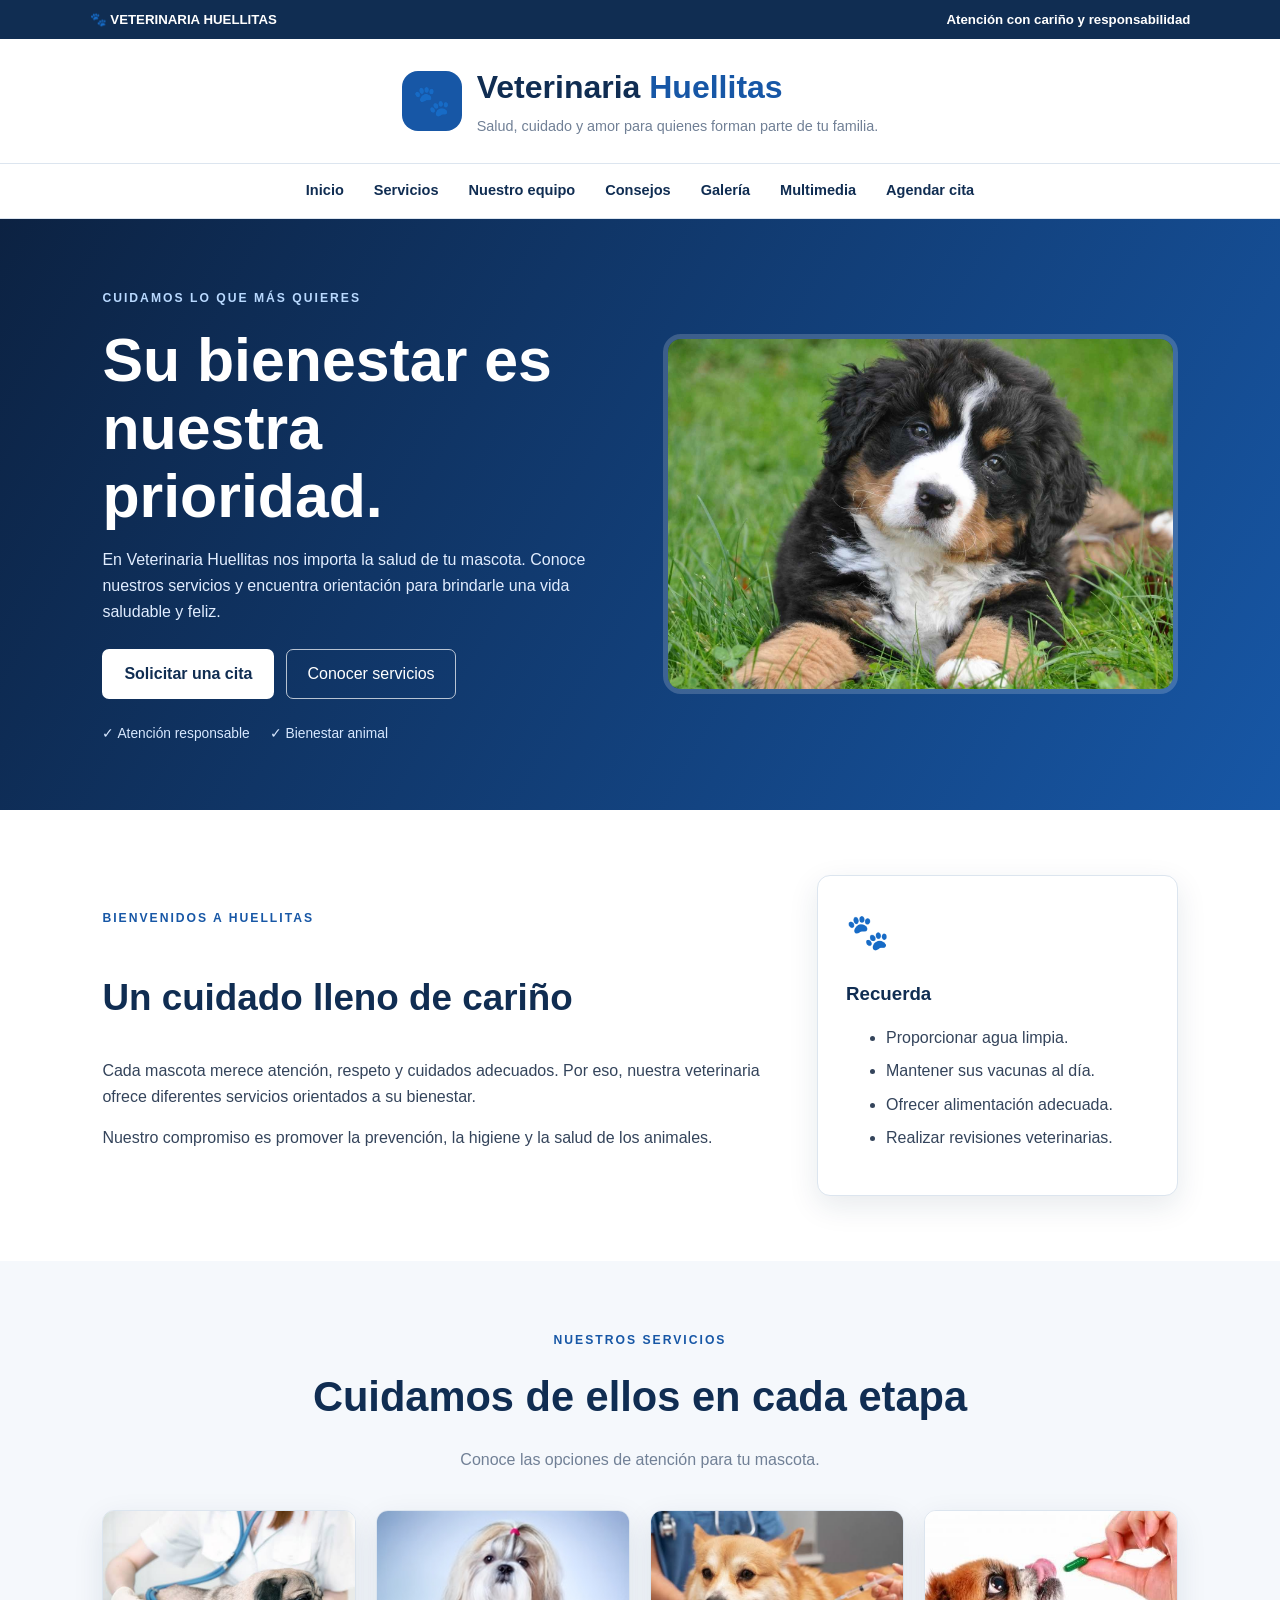
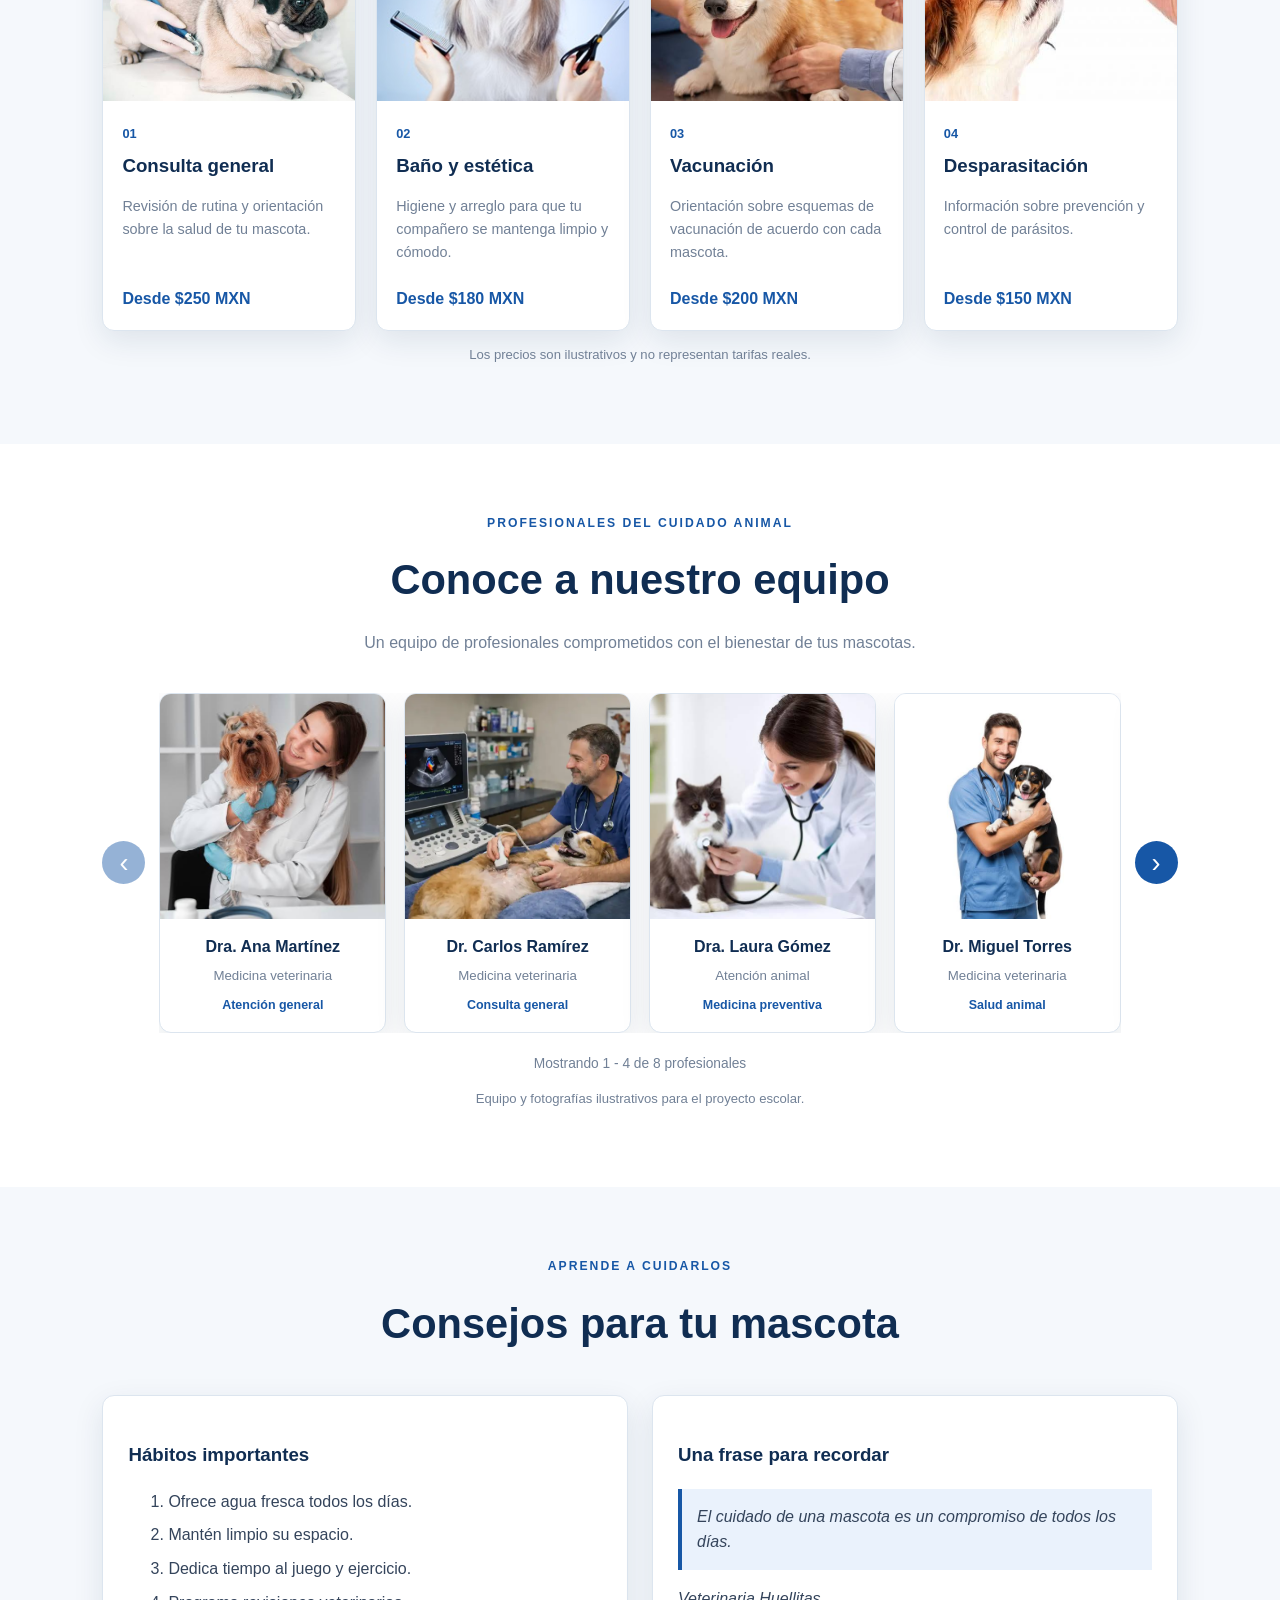
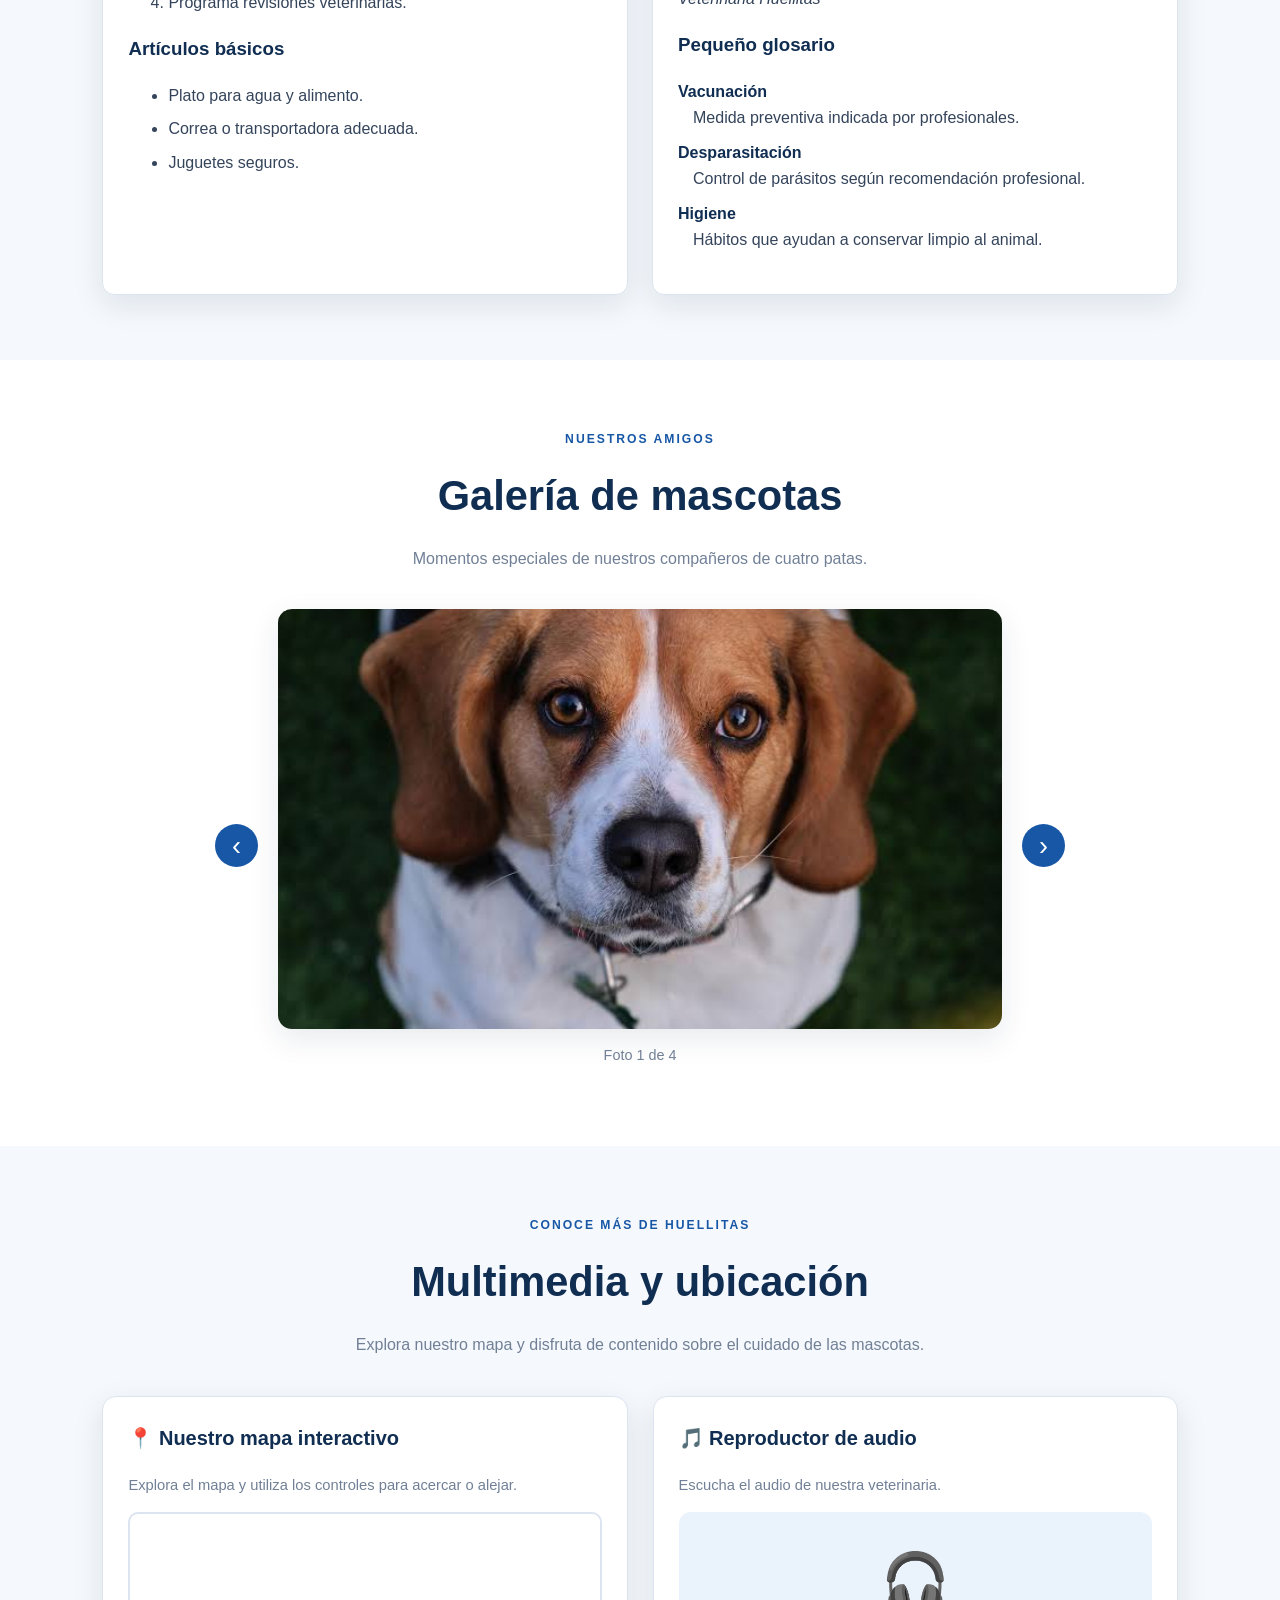
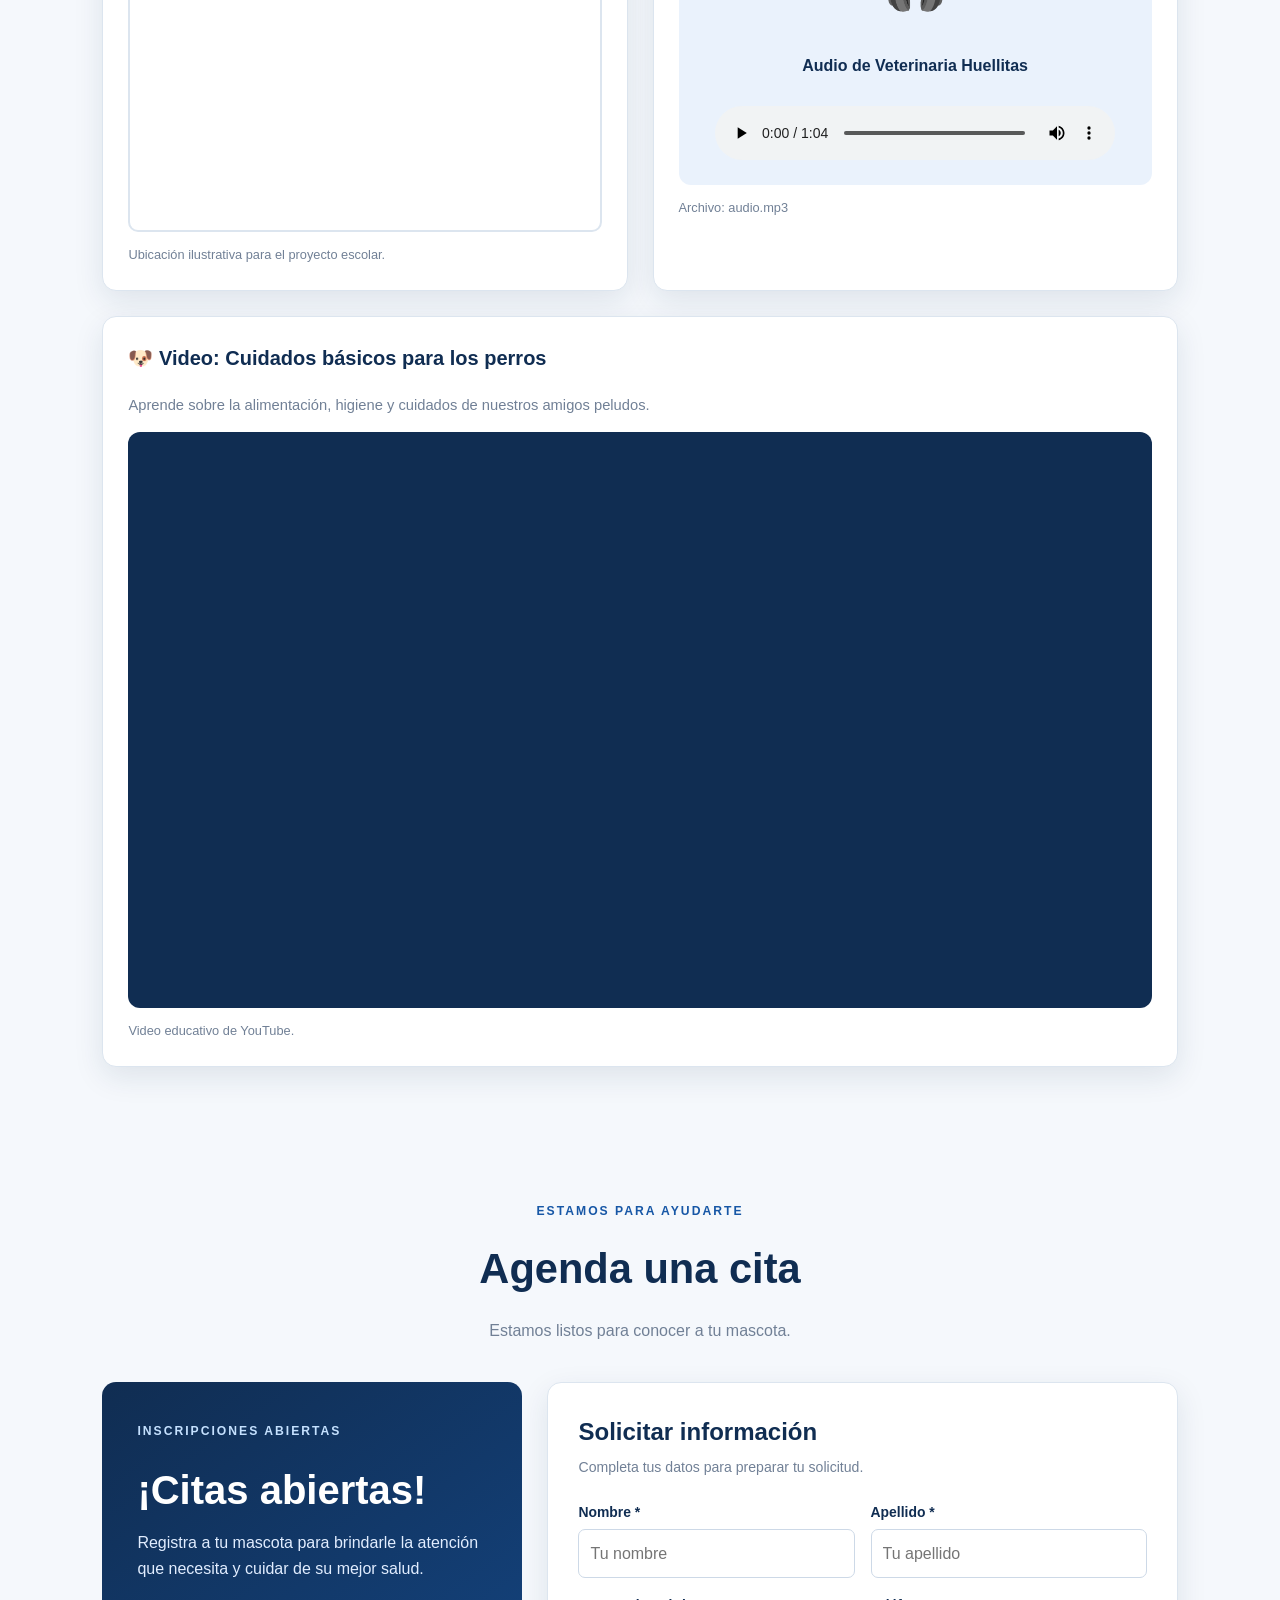
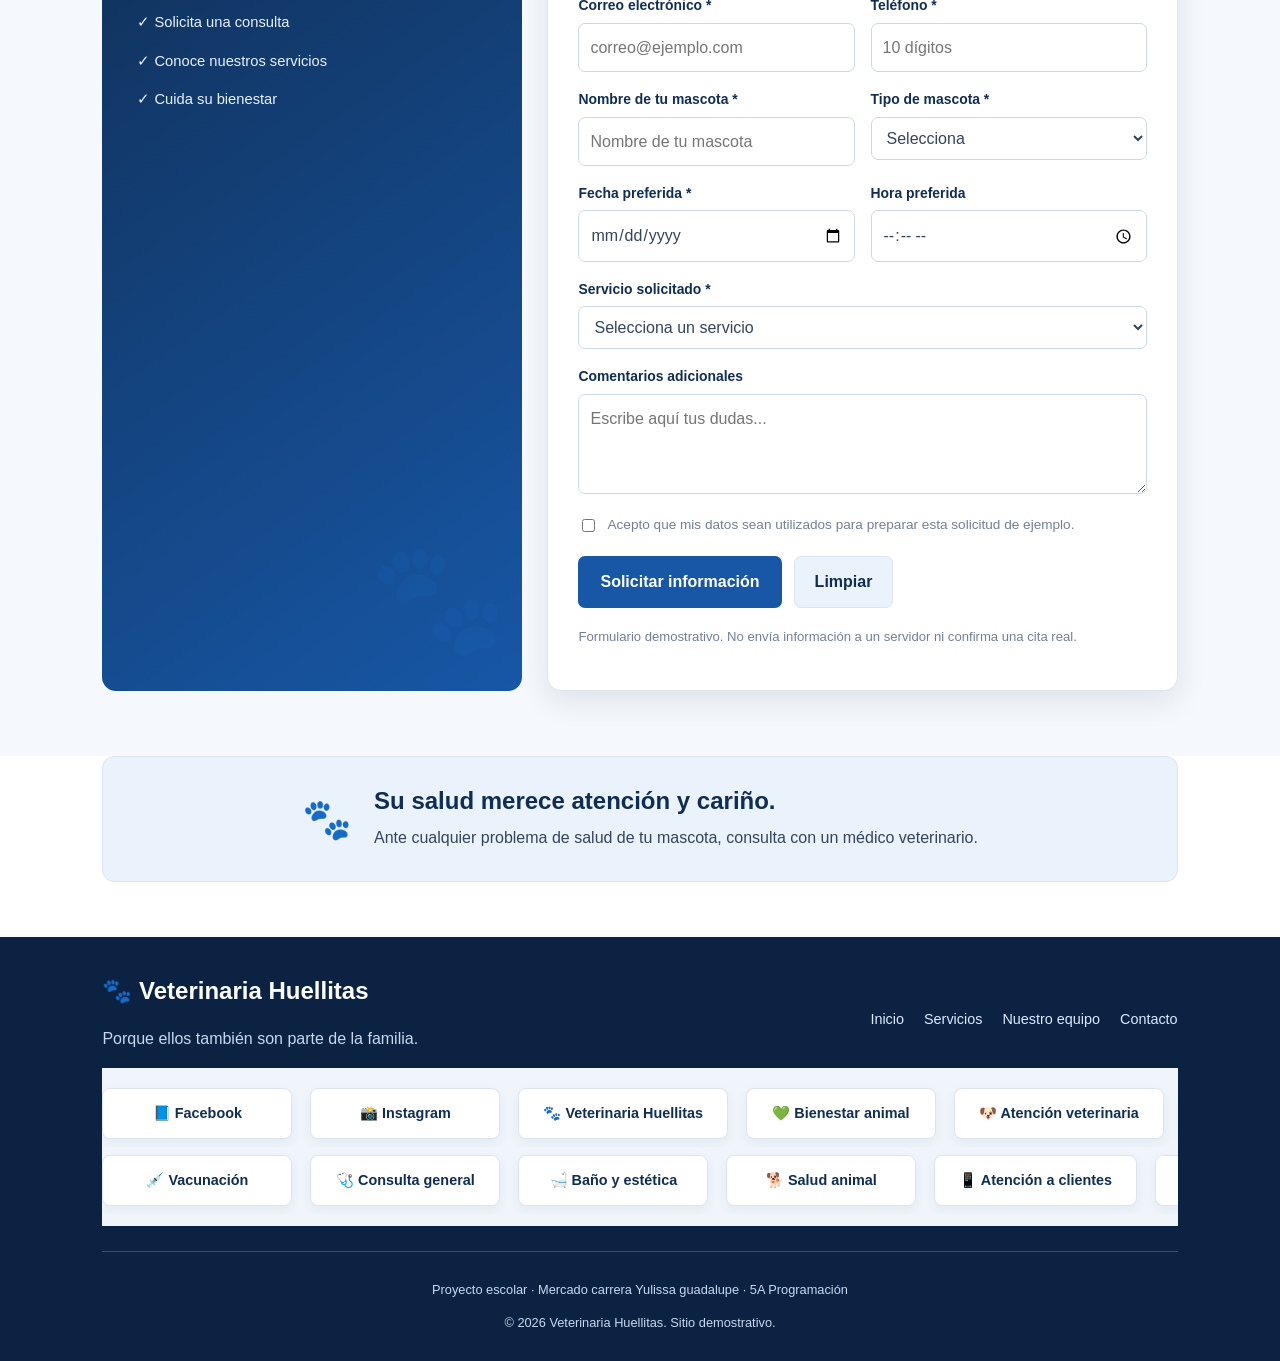
<file: index.html>
<!DOCTYPE html>
<html lang="es">
<head>
    <meta charset="UTF-8">
    <meta name="viewport" content="width=device-width, initial-scale=1.0">
    <meta name="description" content="Veterinaria Huellitas: servicios, atención y cuidado responsable para tus mascotas.">
    <meta name="theme-color" content="#12345b">

    <title>Veterinaria Huellitas | Salud y bienestar animal</title>

    <link rel="stylesheet" href="styles.css">
    <script src="script.js" defer></script>
</head>

<body>

<!-- ENCABEZADO -->

<header id="inicio">

    <div class="barra-superior">
        <span>🐾 VETERINARIA HUELLITAS</span>
        <span>Atención con cariño y responsabilidad</span>
    </div>

    <div class="identidad">
        <div class="logo">🐾</div>
        <div>
            <h1>Veterinaria <span>Huellitas</span></h1>
            <p>Salud, cuidado y amor para quienes forman parte de tu familia.</p>
        </div>
    </div>

    <nav class="menu">
        <a href="#inicio">Inicio</a>
        <a href="#servicios">Servicios</a>
        <a href="#equipo">Nuestro equipo</a>
        <a href="#consejos">Consejos</a>
        <a href="#galeria">Galería</a>
        <a href="#multimedia">Multimedia</a>
        <a href="#cita">Agendar cita</a>
    </nav>

</header>

<main>

    <!-- PORTADA -->

    <section class="portada">

        <div class="portada-texto">

            <span class="etiqueta">CUIDAMOS LO QUE MÁS QUIERES</span>

            <h2>Su bienestar es nuestra prioridad.</h2>

            <p>
                En Veterinaria Huellitas nos importa la salud de tu mascota.
                Conoce nuestros servicios y encuentra orientación para
                brindarle una vida saludable y feliz.
            </p>

            <div class="botones-portada">
                <a href="#cita" class="boton">Solicitar una cita</a>
                <a href="#servicios" class="boton-secundario">Conocer servicios</a>
            </div>

            <div class="datos-portada">
                <span>✓ Atención responsable</span>
                <span>✓ Bienestar animal</span>
            </div>

        </div>

        <div class="portada-imagen">
            <img
                src="img/portada.png"
                alt="Perros jugando juntos">
        </div>

    </section>


    <!-- BIENVENIDA -->

    <section class="seccion bienvenida">

        <div>
            <span class="etiqueta">BIENVENIDOS A HUELLITAS</span>

            <h2>Un cuidado lleno de cariño</h2>

            <p>
                Cada mascota merece atención, respeto y cuidados adecuados.
                Por eso, nuestra veterinaria ofrece diferentes servicios
                orientados a su bienestar.
            </p>

            <p>
                Nuestro compromiso es promover la prevención,
                la higiene y la salud de los animales.
            </p>
        </div>

        <aside class="dato">

            <div class="dato-icono">🐾</div>

            <h3>Recuerda</h3>

            <ul>
                <li>Proporcionar agua limpia.</li>
                <li>Mantener sus vacunas al día.</li>
                <li>Ofrecer alimentación adecuada.</li>
                <li>Realizar revisiones veterinarias.</li>
            </ul>

        </aside>

    </section>


    <!-- SERVICIOS -->

    <section class="seccion fondo" id="servicios">

        <div class="titulo">
            <span class="etiqueta">NUESTROS SERVICIOS</span>
            <h2>Cuidamos de ellos en cada etapa</h2>
            <p>Conoce las opciones de atención para tu mascota.</p>
        </div>

        <div class="grid-servicios">

            <article class="tarjeta-servicio">

                <img
                    src="img/servicio1.png"
                    alt="Consulta veterinaria">

                <div class="contenido-tarjeta">
                    <span class="numero">01</span>
                    <h3>Consulta general</h3>
                    <p>
                        Revisión de rutina y orientación sobre
                        la salud de tu mascota.
                    </p>
                    <strong>Desde $250 MXN</strong>
                </div>

            </article>

            <article class="tarjeta-servicio">

                <img
                    src="img/servicio2.png"
                    alt="Baño y estética para perros">

                <div class="contenido-tarjeta">
                    <span class="numero">02</span>
                    <h3>Baño y estética</h3>
                    <p>
                        Higiene y arreglo para que tu compañero
                        se mantenga limpio y cómodo.
                    </p>
                    <strong>Desde $180 MXN</strong>
                </div>

            </article>

            <article class="tarjeta-servicio">

                <img
                    src="img/servicio3.png"
                    alt="Atención preventiva para mascotas">

                <div class="contenido-tarjeta">
                    <span class="numero">03</span>
                    <h3>Vacunación</h3>
                    <p>
                        Orientación sobre esquemas de vacunación
                        de acuerdo con cada mascota.
                    </p>
                    <strong>Desde $200 MXN</strong>
                </div>

            </article>

            <article class="tarjeta-servicio">

                <img
                    src="img/servicio4.png"
                    alt="Perro saludable">

                <div class="contenido-tarjeta">
                    <span class="numero">04</span>
                    <h3>Desparasitación</h3>
                    <p>
                        Información sobre prevención y control
                        de parásitos.
                    </p>
                    <strong>Desde $150 MXN</strong>
                </div>

            </article>

        </div>

        <p class="nota centrado">
            Los precios son ilustrativos y no representan tarifas reales.
        </p>

    </section>


    <!-- NUESTRO EQUIPO -->

    <section class="seccion equipo" id="equipo">

        <div class="titulo">
            <span class="etiqueta">PROFESIONALES DEL CUIDADO ANIMAL</span>
            <h2>Conoce a nuestro equipo</h2>
            <p>
                Un equipo de profesionales comprometidos
                con el bienestar de tus mascotas.
            </p>
        </div>

        <div class="carrusel-equipo">

            <button
                type="button"
                class="flecha-equipo"
                id="doctorAnterior"
                aria-label="Doctores anteriores">
                ‹
            </button>

            <div class="ventana-doctores">

                <div class="lista-doctores" id="listaDoctores">

                    <article class="doctor">
                        <img
                            src="img/doctor1.png"
                            alt="Doctora veterinaria de ejemplo">
                        <div>
                            <h3>Dra. Ana Martínez</h3>
                            <p>Medicina veterinaria</p>
                            <span>Atención general</span>
                        </div>
                    </article>

                    <article class="doctor">
                        <img
                            src="img/doctor2.png"
                            alt="Doctor veterinario de ejemplo">
                        <div>
                            <h3>Dr. Carlos Ramírez</h3>
                            <p>Medicina veterinaria</p>
                            <span>Consulta general</span>
                        </div>
                    </article>

                    <article class="doctor">
                        <img
                            src="img/doctor3.png"
                            alt="Doctora de ejemplo">
                        <div>
                            <h3>Dra. Laura Gómez</h3>
                            <p>Atención animal</p>
                            <span>Medicina preventiva</span>
                        </div>
                    </article>

                    <article class="doctor">
                        <img
                            src="img/doctor4.png"
                            alt="Doctor de ejemplo">
                        <div>
                            <h3>Dr. Miguel Torres</h3>
                            <p>Medicina veterinaria</p>
                            <span>Salud animal</span>
                        </div>
                    </article>

                    <article class="doctor">
                        <img
                            src="img/doctor5.png"
                            alt="Doctora de ejemplo">
                        <div>
                            <h3>Dra. Sofía Herrera</h3>
                            <p>Atención veterinaria</p>
                            <span>Medicina preventiva</span>
                        </div>
                    </article>

                    <article class="doctor">
                        <img
                            src="img/doctor6.png"
                            alt="Doctor de ejemplo">
                        <div>
                            <h3>Dr. Daniel Flores</h3>
                            <p>Medicina veterinaria</p>
                            <span>Consulta general</span>
                        </div>
                    </article>

                    <article class="doctor">
                        <img
                            src="img/doctor7.png"
                            alt="Doctora de ejemplo">
                        <div>
                            <h3>Dra. Mariana López</h3>
                            <p>Atención animal</p>
                            <span>Bienestar animal</span>
                        </div>
                    </article>

                    <article class="doctor">
                        <img
                            src="img/doctor8.png"
                            alt="Doctor de ejemplo">
                        <div>
                            <h3>Dr. Andrés Castillo</h3>
                            <p>Medicina veterinaria</p>
                            <span>Salud preventiva</span>
                        </div>
                    </article>

                </div>

            </div>

            <button
                type="button"
                class="flecha-equipo"
                id="doctorSiguiente"
                aria-label="Siguientes doctores">
                ›
            </button>

        </div>

        <p id="contadorDoctores" class="contador-doctores">
            Mostrando 1 - 4 de 8 profesionales
        </p>

        <p class="nota centrado">
            Equipo y fotografías ilustrativos para el proyecto escolar.
        </p>

    </section>


    <!-- CONSEJOS -->

    <section class="seccion fondo" id="consejos">

        <div class="titulo">
            <span class="etiqueta">APRENDE A CUIDARLOS</span>
            <h2>Consejos para tu mascota</h2>
        </div>

        <div class="dos-columnas">

            <article class="cuadro">

                <h3>Hábitos importantes</h3>

                <ol>
                    <li>Ofrece agua fresca todos los días.</li>
                    <li>Mantén limpio su espacio.</li>
                    <li>Dedica tiempo al juego y ejercicio.</li>
                    <li>Programa revisiones veterinarias.</li>
                </ol>

                <h3>Artículos básicos</h3>

                <ul>
                    <li>Plato para agua y alimento.</li>
                    <li>Correa o transportadora adecuada.</li>
                    <li>Juguetes seguros.</li>
                </ul>

            </article>

            <article class="cuadro">

                <h3>Una frase para recordar</h3>

                <blockquote>
                    El cuidado de una mascota es un compromiso
                    de todos los días.
                </blockquote>

                <p><cite>Veterinaria Huellitas</cite></p>

                <h3>Pequeño glosario</h3>

                <dl>
                    <dt>Vacunación</dt>
                    <dd>Medida preventiva indicada por profesionales.</dd>

                    <dt>Desparasitación</dt>
                    <dd>Control de parásitos según recomendación profesional.</dd>

                    <dt>Higiene</dt>
                    <dd>Hábitos que ayudan a conservar limpio al animal.</dd>
                </dl>

            </article>

        </div>

    </section>


    <!-- GALERÍA -->

    <section class="seccion" id="galeria">

        <div class="titulo">
            <span class="etiqueta">NUESTROS AMIGOS</span>
            <h2>Galería de mascotas</h2>
            <p>Momentos especiales de nuestros compañeros de cuatro patas.</p>
        </div>

        <div class="galeria">

            <button type="button" id="anterior"
                    class="flecha-galeria"
                    aria-label="Fotografía anterior">‹</button>

            <div class="foto-contenedor">
                <img
                    id="foto"
                    src="img/galeria1.png"
                    alt="Mascotas jugando">

                <p id="contador">Foto 1 de 4</p>
            </div>

            <button type="button" id="siguiente"
                    class="flecha-galeria"
                    aria-label="Fotografía siguiente">›</button>

        </div>

    </section>


    <!-- MAPA, AUDIO Y VIDEO -->

    <section class="seccion fondo" id="multimedia">

        <div class="titulo">
            <span class="etiqueta">CONOCE MÁS DE HUELLITAS</span>
            <h2>Multimedia y ubicación</h2>
            <p>
                Explora nuestro mapa y disfruta de contenido
                sobre el cuidado de las mascotas.
            </p>
        </div>

        <div class="multimedia-grid">

            <!-- MAPA INTERACTIVO -->

            <article class="multimedia-tarjeta">

                <h3>📍 Nuestro mapa interactivo</h3>

                <p>
                    Explora el mapa y utiliza los controles
                    para acercar o alejar.
                </p>

                <div class="mapa-contenedor">

                    <iframe
                        src="https://www.openstreetmap.org/export/embed.html?bbox=-99.27%2C18.89%2C-99.20%2C18.96&layer=mapnik"
                        title="Mapa interactivo de referencia en Cuernavaca, Morelos"
                        loading="lazy">
                    </iframe>

                </div>

                <p class="nota">
                    Ubicación ilustrativa para el proyecto escolar.
                </p>

            </article>


            <!-- AUDIO -->

            <article class="multimedia-tarjeta">

                <h3>🎵 Reproductor de audio</h3>

                <p>Escucha el audio de nuestra veterinaria.</p>

                <div class="audio-contenedor">

                    <div class="icono-audio">🎧</div>

                    <p>Audio de Veterinaria Huellitas</p>

                    <audio controls preload="metadata">

                        <source src="audio.mp3" type="audio/mpeg">

                        Tu navegador no puede reproducir este audio.

                    </audio>

                </div>

                <p class="nota">
                    Archivo: audio.mp3
                </p>

            </article>


            <!-- VIDEO DE YOUTUBE -->

            <article class="multimedia-tarjeta video-tarjeta">

                <h3>🐶 Video: Cuidados básicos para los perros</h3>

                <p>
                    Aprende sobre la alimentación, higiene
                    y cuidados de nuestros amigos peludos.
                </p>

                <div class="video-contenedor">

                    <iframe
                        src="https://www.youtube-nocookie.com/embed/WqJfDjvXaBQ"
                        title="Cuidados básicos para perros y gatos"
                        loading="lazy"
                        allow="accelerometer; autoplay; clipboard-write; encrypted-media; gyroscope; picture-in-picture; web-share"
                        referrerpolicy="strict-origin-when-cross-origin"
                        allowfullscreen>
                    </iframe>

                </div>

                <p class="nota">
                    Video educativo de YouTube.
                </p>

            </article>

        </div>

    </section>


    <!-- CITAS ABIERTAS Y FORMULARIO -->

    <section class="seccion fondo" id="cita">

        <div class="titulo">
            <span class="etiqueta">ESTAMOS PARA AYUDARTE</span>
            <h2>Agenda una cita</h2>
            <p>Estamos listos para conocer a tu mascota.</p>
        </div>

        <div class="contenedor-citas">

            <!-- INFORMACIÓN IZQUIERDA -->

            <aside class="panel-citas">

                <span class="etiqueta etiqueta-clara">
                    INSCRIPCIONES ABIERTAS
                </span>

                <h2>¡Citas abiertas!</h2>

                <p>
                    Registra a tu mascota para brindarle
                    la atención que necesita y cuidar
                    de su mejor salud.
                </p>

                <div class="beneficios">
                    <p>✓ Solicita una consulta</p>
                    <p>✓ Conoce nuestros servicios</p>
                    <p>✓ Cuida su bienestar</p>
                </div>

                <div class="huella-grande">🐾</div>

            </aside>


            <!-- FORMULARIO DERECHO -->

            <form id="formCita" class="formulario">

                <h3>Solicitar información</h3>

                <p class="subtitulo-form">
                    Completa tus datos para preparar tu solicitud.
                </p>

                <div class="campos">

                    <div class="campo">
                        <label for="dueno">Nombre *</label>
                        <input
                            type="text"
                            id="dueno"
                            name="dueno"
                            placeholder="Tu nombre"
                            minlength="3"
                            maxlength="50"
                            required>
                    </div>

                    <div class="campo">
                        <label for="apellido">Apellido *</label>
                        <input
                            type="text"
                            id="apellido"
                            name="apellido"
                            placeholder="Tu apellido"
                            required>
                    </div>

                    <div class="campo">
                        <label for="correo">Correo electrónico *</label>
                        <input
                            type="email"
                            id="correo"
                            name="correo"
                            placeholder="correo@ejemplo.com"
                            required>
                    </div>

                    <div class="campo">
                        <label for="telefono">Teléfono *</label>
                        <input
                            type="tel"
                            id="telefono"
                            name="telefono"
                            placeholder="10 dígitos"
                            pattern="[0-9]{10}"
                            maxlength="10"
                            required>
                    </div>

                    <div class="campo">
                        <label for="mascota">Nombre de tu mascota *</label>
                        <input
                            type="text"
                            id="mascota"
                            name="mascota"
                            placeholder="Nombre de tu mascota"
                            required>
                    </div>

                    <div class="campo">
                        <label for="tipo">Tipo de mascota *</label>
                        <select id="tipo" name="tipo" required>
                            <option value="">Selecciona</option>
                            <option>Perro</option>
                            <option>Gato</option>
                            <option>Otro</option>
                        </select>
                    </div>

                    <div class="campo">
                        <label for="fecha">Fecha preferida *</label>
                        <input
                            type="date"
                            id="fecha"
                            name="fecha"
                            required>
                    </div>

                    <div class="campo">
                        <label for="hora">Hora preferida</label>
                        <input
                            type="time"
                            id="hora"
                            name="hora">
                    </div>

                    <div class="campo campo-completo">
                        <label for="servicio">Servicio solicitado *</label>
                        <select id="servicio" name="servicio" required>
                            <option value="">Selecciona un servicio</option>
                            <option>Consulta general</option>
                            <option>Baño y estética</option>
                            <option>Vacunación</option>
                            <option>Desparasitación</option>
                        </select>
                    </div>

                    <div class="campo campo-completo">
                        <label for="comentario">Comentarios adicionales</label>
                        <textarea
                            id="comentario"
                            name="comentario"
                            rows="3"
                            maxlength="350"
                            placeholder="Escribe aquí tus dudas..."></textarea>
                    </div>

                </div>

                <label class="aceptar">
                    <input type="checkbox" id="acepto" required>
                    Acepto que mis datos sean utilizados
                    para preparar esta solicitud de ejemplo.
                </label>

                <div class="acciones">

                    <button type="submit" class="boton">
                        Solicitar información
                    </button>

                    <button type="reset" class="boton-limpiar">
                        Limpiar
                    </button>

                </div>

                <p id="mensaje" class="mensaje" role="status"></p>

                <p class="nota">
                    Formulario demostrativo. No envía información
                    a un servidor ni confirma una cita real.
                </p>

            </form>

        </div>

    </section>


    <!-- AVISO -->

    <section class="aviso">

        <div class="aviso-icono">🐾</div>

        <div>
            <h2>Su salud merece atención y cariño.</h2>
            <p>
                Ante cualquier problema de salud de tu mascota,
                consulta con un médico veterinario.
            </p>
        </div>

    </section>

</main>


<!-- PIE DE PÁGINA -->

<footer class="pie">

    <div class="pie-contenido">

        <div>
            <h2>🐾 Veterinaria Huellitas</h2>
            <p>Porque ellos también son parte de la familia.</p>
        </div>

        <div class="pie-enlaces">
            <a href="#inicio">Inicio</a>
            <a href="#servicios">Servicios</a>
            <a href="#equipo">Nuestro equipo</a>
            <a href="#cita">Contacto</a>
        </div>

    </div>


    <!-- FRANJAS ANIMADAS -->

    <section class="movimiento-redes" aria-label="Redes y servicios">

        <div class="fila-movimiento izquierda">

            <div class="pista">

                <span>📘 Facebook</span>
                <span>📸 Instagram</span>
                <span>🐾 Veterinaria Huellitas</span>
                <span>💚 Bienestar animal</span>
                <span>🐶 Atención veterinaria</span>
                <span>🐱 Cuidado de mascotas</span>

            </div>

        </div>

        <div class="fila-movimiento derecha">

            <div class="pista">

                <span>💉 Vacunación</span>
                <span>🩺 Consulta general</span>
                <span>🛁 Baño y estética</span>
                <span>🐕 Salud animal</span>
                <span>📱 Atención a clientes</span>
                <span>❤️ Amor por las mascotas</span>

            </div>

        </div>

    </section>


    <div class="pie-final">

        <p>
            Proyecto escolar · Mercado carrera Yulissa guadalupe · 5A Programación
        </p>

        <p>
            ©️ <span id="anio">2026</span>
            Veterinaria Huellitas. Sitio demostrativo.
        </p>

    </div>

</footer>

</body>
</html>
</file>
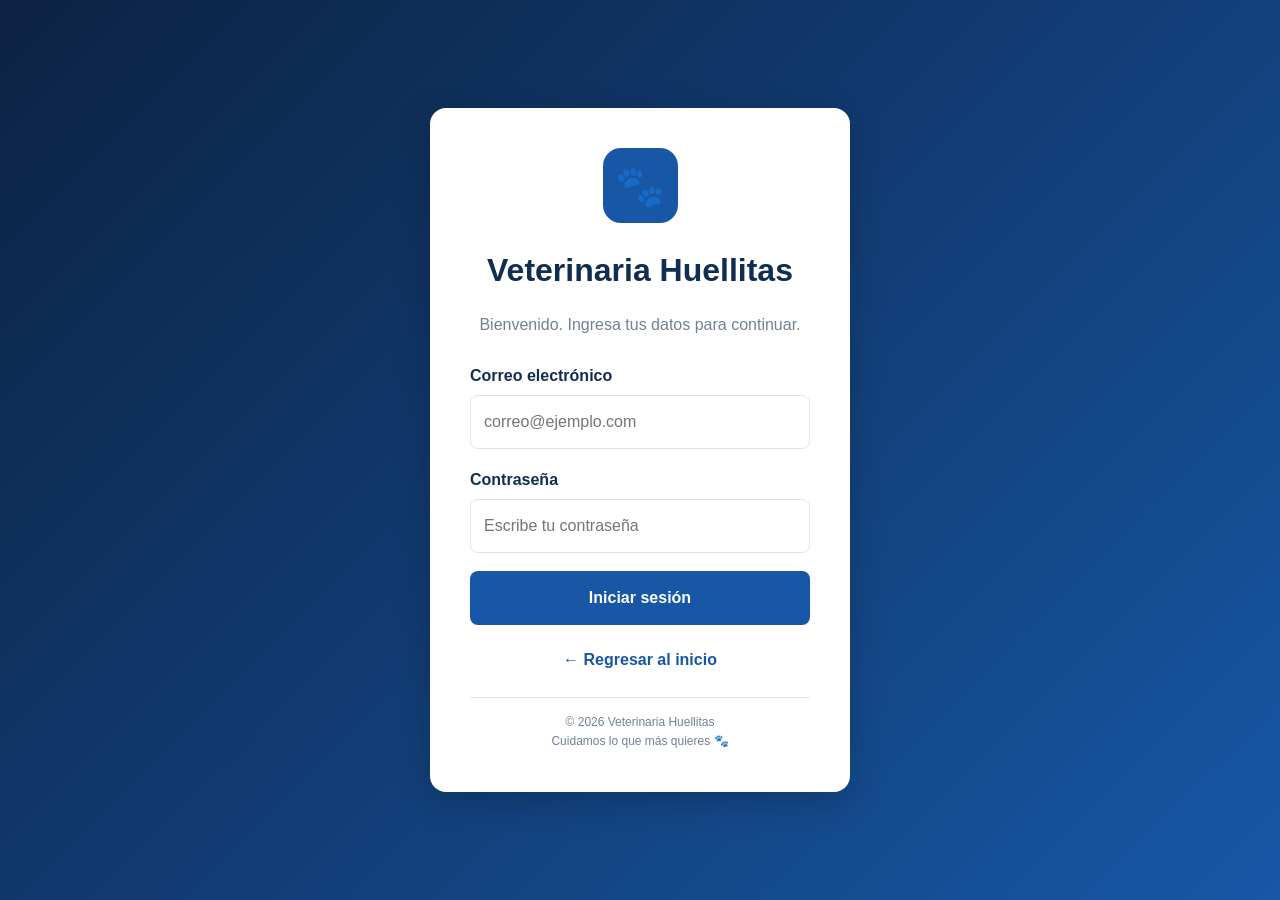
<file: login.html>
<!DOCTYPE html>
<html lang="es">
<head>
    <meta charset="UTF-8">
    <meta name="viewport" content="width=device-width, initial-scale=1.0">
    <meta name="description" content="Inicio de sesión de Veterinaria Huellitas">

    <title>Iniciar sesión | Veterinaria Huellitas</title>

    <link rel="stylesheet" href="styles.css">

    <style>
        body {
            min-height: 100vh;
            display: flex;
            justify-content: center;
            align-items: center;
            background: linear-gradient(135deg, #0c2242, #1757a6);
            padding: 20px;
        }

        .contenedor-login {
            width: 100%;
            max-width: 420px;
            padding: 40px;
            background: white;
            border-radius: 16px;
            box-shadow: 0 10px 35px rgba(0,0,0,.2);
            text-align: center;
        }

        .logo-login {
            width: 75px;
            height: 75px;
            margin: 0 auto 15px;
            display: grid;
            place-items: center;
            border-radius: 18px;
            background: #1757a6;
            color: white;
            font-size: 40px;
        }

        .contenedor-login h1 {
            color: #102d52;
            margin-bottom: 5px;
        }

        .contenedor-login .descripcion {
            color: #718096;
            margin-bottom: 25px;
        }

        .campo-login {
            text-align: left;
            margin-bottom: 18px;
        }

        .campo-login label {
            display: block;
            margin-bottom: 7px;
            color: #102d52;
            font-weight: bold;
        }

        .campo-login input {
            width: 100%;
            padding: 13px;
            border: 1px solid #dce5ef;
            border-radius: 8px;
        }

        .campo-login input:focus {
            outline: 2px solid #1757a6;
        }

        .boton-login {
            width: 100%;
            padding: 14px;
            border: none;
            border-radius: 8px;
            background: #1757a6;
            color: white;
            font-weight: bold;
            font-size: 16px;
            cursor: pointer;
        }

        .boton-login:hover {
            background: #102d52;
        }

        .regresar {
            display: block;
            margin-top: 22px;
            color: #1757a6;
            font-weight: bold;
        }

        .regresar:hover {
            color: #102d52;
        }

        .pie-login {
            margin-top: 25px;
            padding-top: 15px;
            border-top: 1px solid #dce5ef;
            color: #718096;
            font-size: 12px;
        }

        @media(max-width: 500px) {
            .contenedor-login {
                padding: 28px 20px;
            }
        }
    </style>
</head>

<body>

    <main class="contenedor-login">

        <div class="logo-login">🐾</div>

        <h1>Veterinaria Huellitas</h1>

        <p class="descripcion">
            Bienvenido. Ingresa tus datos para continuar.
        </p>

        <form id="formLogin">

            <div class="campo-login">
                <label for="correo">Correo electrónico</label>
                <input
                    type="email"
                    id="correo"
                    name="correo"
                    placeholder="correo@ejemplo.com"
                    required>
            </div>

            <div class="campo-login">
                <label for="password">Contraseña</label>
                <input
                    type="password"
                    id="password"
                    name="password"
                    placeholder="Escribe tu contraseña"
                    required>
            </div>

            <button type="submit" class="boton-login">
                Iniciar sesión
            </button>

            <p id="mensaje" role="status"></p>

        </form>

        <a href="index.html" class="regresar">
            ← Regresar al inicio
        </a>

        <div class="pie-login">
            © 2026 Veterinaria Huellitas
            <br>
            Cuidamos lo que más quieres 🐾
        </div>

    </main>

    <script>
        document.getElementById("formLogin").addEventListener("submit", function(event) {
            event.preventDefault();

            document.getElementById("mensaje").textContent =
                "Formulario de demostración. El acceso requiere configurar usuarios y contraseñas.";
        });
    </script>

</body>
</html>
</file>
<file: styles.css>
:root {
    --azul: #1757a6;
    --azul-oscuro: #102d52;
    --azul-profundo: #0c2242;
    --azul-claro: #eaf2fc;
    --celeste: #dcecff;
    --blanco: #ffffff;
    --texto: #34445b;
    --gris: #718096;
    --borde: #dce5ef;
    --sombra: 0 10px 30px rgba(16,45,82,.10);
}

* { box-sizing: border-box; }

html {
    scroll-behavior: smooth;
    scroll-padding-top: 20px;
}

body {
    margin: 0;
    color: var(--texto);
    background: var(--blanco);
    font-family: Arial, Helvetica, sans-serif;
    line-height: 1.6;
}

img { display: block; max-width: 100%; }
a { color: inherit; text-decoration: none; }
button, input, select, textarea { font: inherit; }
button, a, input, select, textarea { outline-offset: 3px; }
:focus-visible { outline: 3px solid #75b8ff; }
section { scroll-margin-top: 15px; }

/* ENCABEZADO */
.barra-superior {
    display: flex;
    justify-content: space-between;
    align-items: center;
    gap: 15px;
    padding: 9px 7%;
    background: var(--azul-oscuro);
    color: white;
    font-size: .83rem;
    font-weight: bold;
}

.identidad {
    display: flex;
    justify-content: center;
    align-items: center;
    gap: 15px;
    padding: 23px 15px;
    text-align: left;
}

.logo {
    display: grid;
    place-items: center;
    width: 60px;
    height: 60px;
    border-radius: 16px;
    color: white;
    background: var(--azul);
    font-size: 30px;
}

.identidad h1 {
    margin: 0;
    color: var(--azul-oscuro);
    font-size: 2rem;
}

.identidad h1 span { color: var(--azul); }
.identidad p { margin: 2px 0; color: var(--gris); font-size: .9rem; }

/* MENÚ */
.menu {
    display: flex;
    justify-content: center;
    flex-wrap: wrap;
    gap: 12px 30px;
    padding: 15px 5%;
    border-top: 1px solid var(--borde);
    border-bottom: 1px solid var(--borde);
    background: white;
}

.menu a {
    color: var(--azul-oscuro);
    font-size: .91rem;
    font-weight: bold;
    transition: color .2s;
}

.menu a:hover { color: var(--azul); }

/* PORTADA */
.portada {
    display: grid;
    grid-template-columns: 1fr 1fr;
    align-items: center;
    gap: 45px;
    padding: 65px 8%;
    color: white;
    background: linear-gradient(120deg, #0c2242, #1757a6);
}

.portada-texto { max-width: 580px; }

.etiqueta {
    display: inline-block;
    margin-bottom: 10px;
    color: var(--azul);
    font-size: .76rem;
    font-weight: bold;
    letter-spacing: 2px;
}

.portada .etiqueta { color: #b9d9ff; }

.portada h2 {
    margin: 8px 0 17px;
    color: white;
    font-size: clamp(2.2rem,5vw,3.8rem);
    line-height: 1.12;
}

.portada-texto > p { max-width: 510px; color: #e1edff; }

.portada-imagen img {
    width: 100%;
    height: 360px;
    object-fit: cover;
    border: 5px solid rgba(255,255,255,.18);
    border-radius: 18px;
}

.botones-portada { display: flex; flex-wrap: wrap; gap: 12px; margin-top: 25px; }

.boton {
    display: inline-block;
    padding: 12px 22px;
    border: none;
    border-radius: 7px;
    color: white;
    background: var(--azul);
    font-weight: bold;
    text-align: center;
    cursor: pointer;
    transition: .2s;
}

.boton:hover { background: var(--azul-oscuro); transform: translateY(-2px); }
.portada .boton { color: var(--azul-oscuro); background: white; }
.portada .boton:hover { background: #e4efff; }

.boton-secundario {
    display: inline-block;
    padding: 11px 20px;
    border: 1px solid rgba(255,255,255,.7);
    border-radius: 7px;
    color: white;
}

.datos-portada { display: flex; flex-wrap: wrap; gap: 20px; margin-top: 24px; color: #d7e8ff; font-size: .86rem; }

/* FRANJAS ANIMADAS */
.movimiento-redes { width: 100%; overflow: hidden; padding: 12px 0; background: #f0f5fb; }
.fila-movimiento { width: 100%; overflow: hidden; padding: 8px 0; }

.pista {
    display: flex;
    align-items: center;
    gap: 18px;
    width: max-content;
    flex-shrink: 0;
}

.pista span {
    display: flex;
    align-items: center;
    justify-content: center;
    min-width: 190px;
    padding: 13px 24px;
    border: 1px solid var(--borde);
    border-radius: 8px;
    color: var(--azul-oscuro);
    background: white;
    font-size: .9rem;
    font-weight: bold;
    box-shadow: 0 4px 12px rgba(16,45,82,.06);
}

.izquierda .pista { animation: moverIzquierda 28s linear infinite; }
.derecha .pista { animation: moverDerecha 28s linear infinite; }

@keyframes moverIzquierda {
    from { transform: translateX(0); }
    to { transform: translateX(-50%); }
}

@keyframes moverDerecha {
    from { transform: translateX(-50%); }
    to { transform: translateX(0); }
}

.movimiento-redes:hover .pista { animation-play-state: paused; }

/* SECCIONES */
.seccion { padding: 65px 8%; }
.fondo { background: #f5f8fc; }

.bienvenida {
    display: grid;
    grid-template-columns: 1.3fr .7fr;
    align-items: center;
    gap: 45px;
}

.bienvenida h2 { color: var(--azul-oscuro); font-size: 2.3rem; }
.bienvenida p { max-width: 700px; }

.dato {
    padding: 28px;
    border: 1px solid var(--borde);
    border-radius: 13px;
    background: white;
    box-shadow: var(--sombra);
}

.dato-icono { font-size: 35px; }
.dato h3 { margin-bottom: 10px; color: var(--azul-oscuro); }
.dato li { margin-bottom: 8px; }

/* TÍTULOS */
.titulo { max-width: 750px; margin: 0 auto 38px; text-align: center; }
.titulo h2 { margin: 4px 0 9px; color: var(--azul-oscuro); font-size: clamp(1.9rem,4vw,2.6rem); }
.titulo p { color: var(--gris); }

/* SERVICIOS */
.grid-servicios {
    display: grid;
    grid-template-columns: repeat(4,minmax(0,1fr));
    gap: 20px;
}

.tarjeta-servicio {
    overflow: hidden;
    border: 1px solid var(--borde);
    border-radius: 12px;
    background: white;
    box-shadow: var(--sombra);
    transition: transform .25s,box-shadow .25s;
}

.tarjeta-servicio:hover { transform: translateY(-6px); box-shadow: 0 15px 32px rgba(16,45,82,.16); }
.tarjeta-servicio img { width: 100%; height: 190px; object-fit: cover; }
.contenido-tarjeta { padding: 19px; }
.numero { color: var(--azul); font-size: .8rem; font-weight: bold; }
.contenido-tarjeta h3 { margin: 5px 0; color: var(--azul-oscuro); }
.contenido-tarjeta p { min-height: 76px; color: var(--gris); font-size: .9rem; }
.contenido-tarjeta strong { color: var(--azul); }
.nota { color: var(--gris); font-size: .82rem; }
.centrado { text-align: center; }

/* EQUIPO */
.equipo { background: white; }

.carrusel-equipo { display: flex; align-items: center; gap: 14px; }
.ventana-doctores { width: 100%; min-width: 0; overflow: hidden; }

.lista-doctores {
    display: flex;
    gap: 18px;
    width: 100%;
    transition: transform .55s ease;
}

.doctor {
    flex: 0 0 calc((100% - 54px)/4);
    min-width: 0;
    overflow: hidden;
    border: 1px solid var(--borde);
    border-radius: 12px;
    background: white;
    box-shadow: var(--sombra);
}

.doctor img {
    width: 100%;
    height: 225px;
    object-fit: cover;
    object-position: center top;
    background: var(--azul-claro);
}

.doctor div { padding: 15px 12px; text-align: center; }
.doctor h3 { margin: 0; color: var(--azul-oscuro); font-size: 1rem; }
.doctor p { margin: 5px 0; color: var(--gris); font-size: .83rem; }
.doctor span { color: var(--azul); font-size: .78rem; font-weight: bold; }

.flecha-equipo,.flecha-galeria {
    display: grid;
    flex-shrink: 0;
    place-items: center;
    width: 43px;
    height: 43px;
    border: 0;
    border-radius: 50%;
    color: white;
    background: var(--azul);
    font-size: 27px;
    cursor: pointer;
    transition: .2s;
}

.flecha-equipo:hover,.flecha-galeria:hover { background: var(--azul-oscuro); }
.flecha-equipo:disabled { opacity: .45; cursor: not-allowed; }
.contador-doctores { margin-top: 20px; color: var(--gris); font-size: .86rem; text-align: center; }

/* CONSEJOS */
.dos-columnas { display: grid; grid-template-columns: repeat(2,minmax(0,1fr)); gap: 24px; }

.cuadro {
    padding: 25px;
    border: 1px solid var(--borde);
    border-radius: 12px;
    background: white;
    box-shadow: var(--sombra);
}

.cuadro h3 { color: var(--azul-oscuro); }
.cuadro li { margin-bottom: 8px; }

blockquote {
    margin: 12px 0;
    padding: 15px;
    border-left: 4px solid var(--azul);
    background: var(--azul-claro);
    font-style: italic;
}

dt { color: var(--azul-oscuro); font-weight: bold; }
dd { margin: 0 0 10px 15px; }

/* GALERÍA */
.galeria { display: flex; justify-content: center; align-items: center; gap: 20px; max-width: 850px; margin: auto; }
.foto-contenedor { width: 100%; text-align: center; }
.foto-contenedor img { width: 100%; height: 420px; object-fit: cover; border-radius: 14px; box-shadow: var(--sombra); }
#contador { color: var(--gris); font-size: .9rem; }

/* MULTIMEDIA */
.multimedia-grid { display: grid; grid-template-columns: repeat(2,minmax(0,1fr)); gap: 25px; }

.multimedia-tarjeta {
    min-width: 0;
    padding: 25px;
    border: 1px solid var(--borde);
    border-radius: 14px;
    background: white;
    box-shadow: var(--sombra);
}

.multimedia-tarjeta h3 { margin-top: 0; color: var(--azul-oscuro); font-size: 1.25rem; }
.multimedia-tarjeta > p { color: var(--gris); font-size: .92rem; }

.mapa-contenedor { width: 100%; height: 320px; overflow: hidden; border: 2px solid var(--borde); border-radius: 10px; }
.mapa-contenedor iframe { width: 100%; height: 100%; border: 0; }

.audio-contenedor {
    display: flex;
    flex-direction: column;
    align-items: center;
    justify-content: center;
    gap: 12px;
    min-height: 220px;
    padding: 25px;
    border-radius: 12px;
    background: var(--azul-claro);
    text-align: center;
}

.icono-audio { font-size: 55px; }
.audio-contenedor p { color: var(--azul-oscuro); font-weight: bold; }
.audio-contenedor audio { width: 100%; max-width: 400px; }

.video-tarjeta { grid-column: 1/-1; }

.video-contenedor {
    position: relative;
    width: 100%;
    overflow: hidden;
    aspect-ratio: 16/9;
    border-radius: 12px;
    background: #102d52;
}

.video-contenedor iframe { position: absolute; inset: 0; width: 100%; height: 100%; border: 0; }
.multimedia-tarjeta .nota { margin-bottom: 0; font-size: .8rem; }

/* CITAS */
.contenedor-citas { display: grid; grid-template-columns: .8fr 1.2fr; gap: 25px; align-items: stretch; }

.panel-citas {
    position: relative;
    overflow: hidden;
    padding: 35px;
    border-radius: 14px;
    color: white;
    background: linear-gradient(145deg,#102d52,#1757a6);
}

.etiqueta-clara { color: #c5e1ff; }
.panel-citas h2 { margin: 15px 0; color: white; font-size: 2.5rem; line-height: 1.2; }
.panel-citas > p { color: #e1edff; }
.beneficios { margin-top: 30px; }
.beneficios p { color: #e7f1ff; font-size: .92rem; }
.huella-grande { position: absolute; right: 15px; bottom: 5px; opacity: .16; font-size: 110px; }

/* FORMULARIO */
.formulario { padding: 30px; border: 1px solid var(--borde); border-radius: 14px; background: white; box-shadow: var(--sombra); }
.formulario h3 { margin: 0; color: var(--azul-oscuro); font-size: 1.5rem; }
.subtitulo-form { margin-top: 5px; color: var(--gris); font-size: .88rem; }
.campos { display: grid; grid-template-columns: 1fr 1fr; gap: 16px; margin-top: 22px; }
.campo { display: flex; flex-direction: column; gap: 6px; }
.campo label { color: var(--azul-oscuro); font-size: .87rem; font-weight: bold; }
.campo-completo { grid-column: 1/-1; }

.campo input,.campo select,.campo textarea {
    width: 100%;
    padding: 11px;
    border: 1px solid #cdd9e7;
    border-radius: 7px;
    color: var(--texto);
    background: white;
}

.campo input:focus,.campo select:focus,.campo textarea:focus { border-color: var(--azul); }
.campo textarea { resize: vertical; }

.aceptar { display: flex; align-items: flex-start; gap: 9px; margin-top: 20px; color: var(--gris); font-size: .85rem; }
.aceptar input { margin-top: 5px; }
.acciones { display: flex; flex-wrap: wrap; gap: 12px; margin-top: 20px; }

.boton-limpiar {
    padding: 12px 20px;
    border: 1px solid var(--borde);
    border-radius: 7px;
    color: var(--azul-oscuro);
    background: var(--azul-claro);
    font-weight: bold;
    cursor: pointer;
}

.boton-limpiar:hover { background: var(--celeste); }
.mensaje { margin-top: 18px; color: var(--azul-oscuro); font-weight: bold; overflow-wrap: anywhere; }

/* AVISO */
.aviso {
    display: flex;
    justify-content: center;
    align-items: center;
    gap: 22px;
    margin: 0 8% 55px;
    padding: 25px;
    border: 1px solid var(--borde);
    border-radius: 12px;
    background: var(--azul-claro);
}

.aviso-icono { font-size: 40px; }
.aviso h2 { margin: 0; color: var(--azul-oscuro); }
.aviso p { margin: 5px 0; }

/* PIE DE PÁGINA */
.pie { padding: 35px 8% 15px; color: white; background: var(--azul-profundo); }
.pie-contenido { display: flex; justify-content: space-between; flex-wrap: wrap; gap: 25px; }
.pie h2 { margin: 0; }
.pie p { color: #c7d9ef; }
.pie-enlaces { display: flex; flex-wrap: wrap; gap: 20px; align-items: center; }
.pie-enlaces a { color: #dceaff; font-size: .9rem; }
.pie-enlaces a:hover { color: white; }
.pie-final { margin-top: 25px; padding-top: 15px; border-top: 1px solid rgba(255,255,255,.2); text-align: center; font-size: .8rem; }

/* TABLET */
@media (max-width:1050px) {
    .grid-servicios { grid-template-columns: repeat(2,minmax(0,1fr)); }
    .doctor { flex-basis: calc((100% - 36px)/3); }
    .contenedor-citas { grid-template-columns: 1fr 1.3fr; }
}

/* CELULARES GRANDES */
@media (max-width:750px) {
    .portada,.bienvenida,.contenedor-citas { grid-template-columns: 1fr; }
    .portada { padding: 45px 6%; }
    .portada-imagen img { height: 280px; }
    .seccion { padding: 48px 5%; }
    .doctor { flex-basis: calc((100% - 18px)/2); }
    .doctor img { height: 200px; }
    .aviso { margin: 0 5% 40px; }
    .multimedia-grid { grid-template-columns: 1fr; }
    .video-tarjeta { grid-column: auto; }
    .mapa-contenedor { height: 280px; }
}

/* CELULARES PEQUEÑOS */
@media (max-width:500px) {
    .barra-superior { flex-direction: column; text-align: center; }
    .identidad { text-align: center; flex-direction: column; }
    .identidad h1 { font-size: 1.7rem; }
    .menu { gap: 12px 17px; }
    .menu a { font-size: .82rem; }
    .portada { padding: 38px 6%; }
    .portada-imagen img { height: 230px; }
    .grid-servicios,.dos-columnas { grid-template-columns: 1fr; }
    .contenido-tarjeta p { min-height: auto; }
    .doctor { flex-basis: 100%; }
    .doctor img { height: 250px; }
    .carrusel-equipo { gap: 7px; }
    .flecha-equipo { width: 34px; height: 34px; font-size: 22px; }
    .galeria { gap: 8px; }
    .flecha-galeria { width: 34px; height: 34px; }
    .foto-contenedor img { height: 270px; }
    .campos { grid-template-columns: 1fr; }
    .campo-completo { grid-column: auto; }
    .formulario { padding: 20px 15px; }
    .panel-citas { padding: 27px 22px; }
    .panel-citas h2 { font-size: 2rem; }
    .aviso { align-items: flex-start; padding: 18px; }
    .aviso h2 { font-size: 1.1rem; }
    .pie-contenido { flex-direction: column; }
    .pie-enlaces { gap: 14px; }
    .multimedia-tarjeta { padding: 18px; }
    .mapa-contenedor { height: 250px; }
    .audio-contenedor { padding: 18px; }
}

/* MENOS MOVIMIENTO */
@media (prefers-reduced-motion:reduce) {
    *,*::before,*::after {
        scroll-behavior: auto !important;
        animation-duration: .01ms !important;
        animation-iteration-count: 1 !important;
        transition-duration: .01ms !important;
    }
}
</file>
